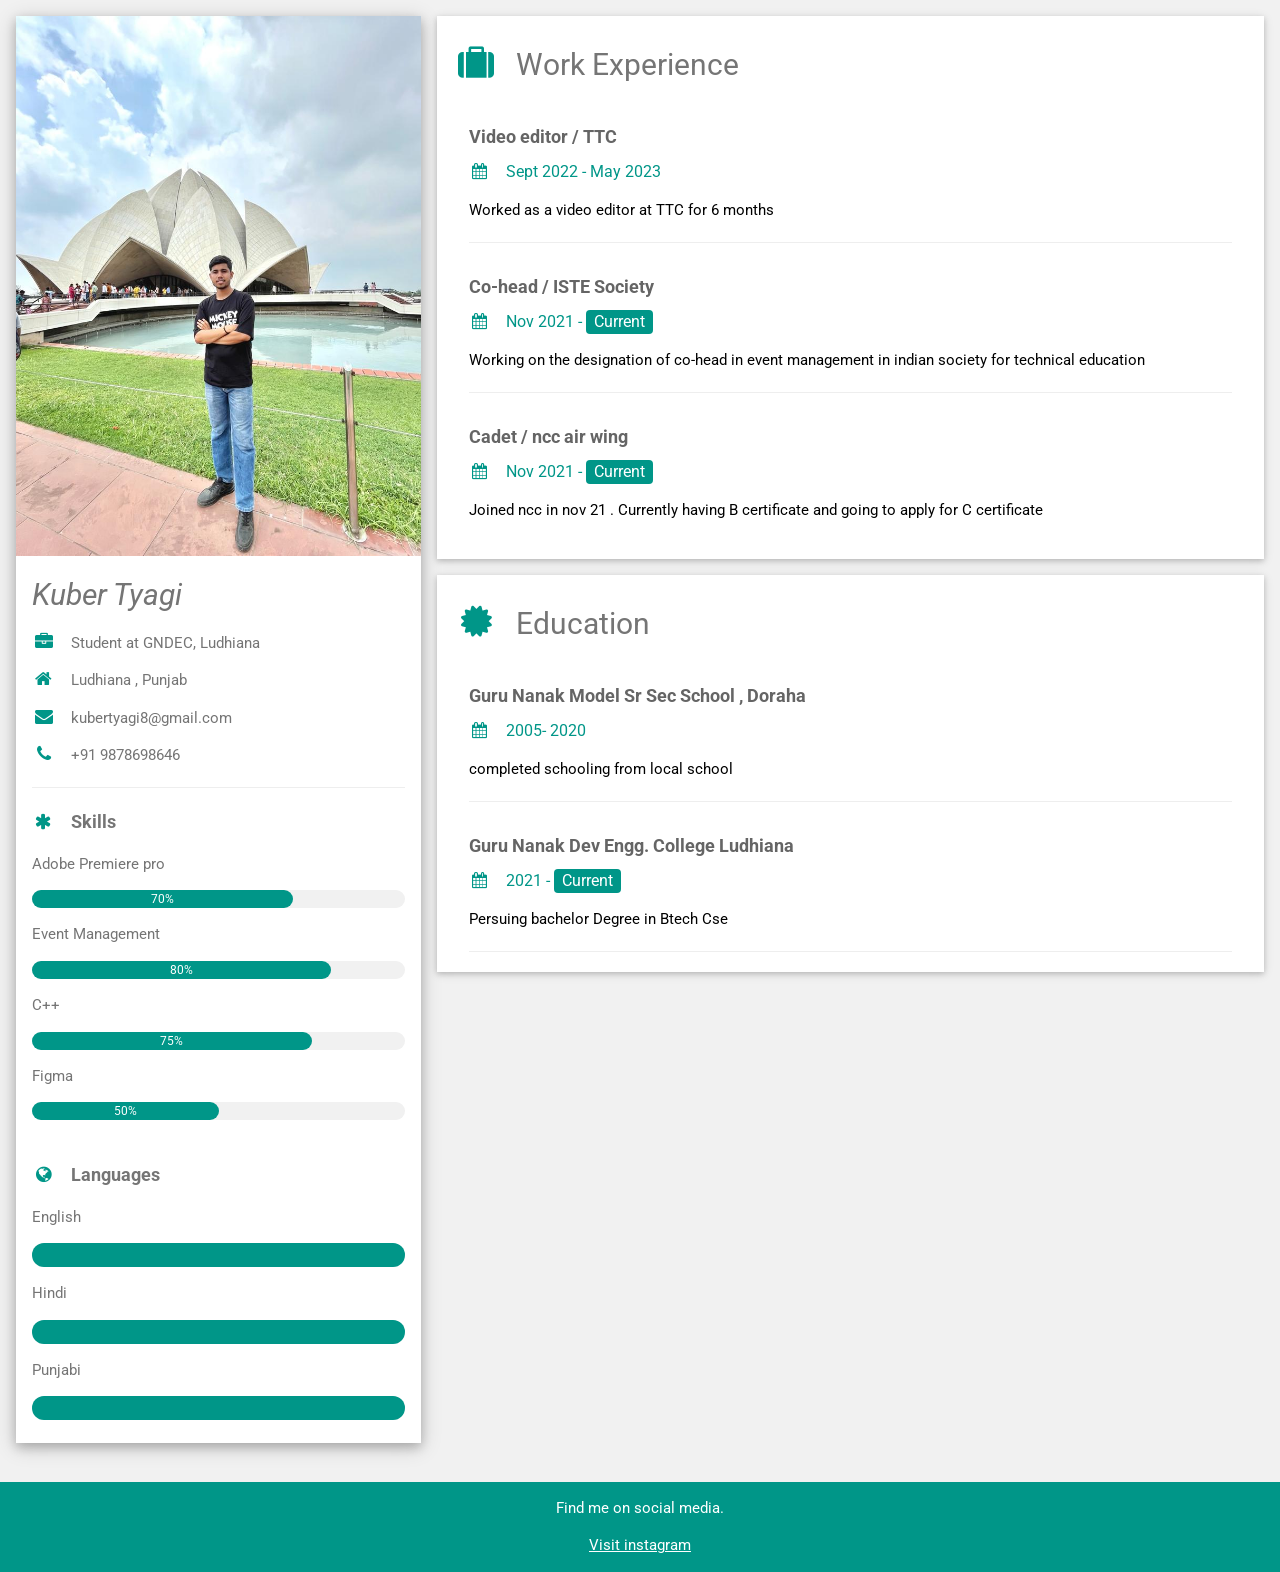
<file: kuber/index.html>
<!DOCTYPE html>
<html>
<head>
<title>KUBER TYAGI RESUME </title>
<meta charset="UTF-8">
<meta name="viewport" content="width=device-width, initial-scale=1">
<link rel="stylesheet" href="https://www.w3schools.com/w3css/4/w3.css">
<link rel='stylesheet' href='https://fonts.googleapis.com/css?family=Roboto'>
<link rel="stylesheet" href="https://cdnjs.cloudflare.com/ajax/libs/font-awesome/4.7.0/css/font-awesome.min.css">
<style>
html,body,h1,h2,h3,h4,h5,h6 {font-family: "Roboto", sans-serif}
</style>
</head>
<body class="w3-light-grey">

<!-- Page Container -->
<div class="w3-content w3-margin-top" style="max-width:1400px;">

  <!-- The Grid -->
  <div class="w3-row-padding">
  
    <!-- Left Column -->
    <div class="w3-third">
    
      <div class="w3-white w3-text-grey w3-card-4">
        <div class="w3-display-container">
          <img src="pic2.jpg" style="width:100%" alt="Avatar">
          <!-- <div class="w3-display-bottomleft w3-container w3-text-white">
            <h2>Kuber Tyagi </h2>
          </div> -->
          
        </div>

        <div class="w3-container"> 
          <p><i class=""><h2>Kuber Tyagi</h2></i>
          <p><i class="fa fa-briefcase fa-fw w3-margin-right w3-large w3-text-teal"></i>Student at GNDEC, Ludhiana </p>
          <p><i class="fa fa-home fa-fw w3-margin-right w3-large w3-text-teal"></i>Ludhiana , Punjab</p>
          <p><i class="fa fa-envelope fa-fw w3-margin-right w3-large w3-text-teal"></i>kubertyagi8@gmail.com</p>
          <p><i class="fa fa-phone fa-fw w3-margin-right w3-large w3-text-teal"></i>+91 9878698646</p>
          <hr>

          <p class="w3-large"><b><i class="fa fa-asterisk fa-fw w3-margin-right w3-text-teal"></i>Skills</b></p>
          <p>Adobe Premiere pro </p>
          <div class="w3-light-grey w3-round-xlarge w3-small">
            <div class="w3-container w3-center w3-round-xlarge w3-teal" style="width:70%">70%</div>
          </div>
          <p>Event Management</p>
          <div class="w3-light-grey w3-round-xlarge w3-small">
            <div class="w3-container w3-center w3-round-xlarge w3-teal" style="width:80%">
              <div class="w3-center w3-text-white">80%</div>
            </div>
          </div>
          <p>C++</p>
          <div class="w3-light-grey w3-round-xlarge w3-small">
            <div class="w3-container w3-center w3-round-xlarge w3-teal" style="width:75%">75%</div>
          </div>
          <p>Figma </p>
          <div class="w3-light-grey w3-round-xlarge w3-small">
            <div class="w3-container w3-center w3-round-xlarge w3-teal" style="width:50%">50%</div>
          </div>
          <br>

          <p class="w3-large w3-text-theme"><b><i class="fa fa-globe fa-fw w3-margin-right w3-text-teal"></i>Languages</b></p>
          <p>English</p>
          <div class="w3-light-grey w3-round-xlarge">
            <div class="w3-round-xlarge w3-teal" style="height:24px;width:100%"></div>
          </div>
          <p>Hindi</p>
          <div class="w3-light-grey w3-round-xlarge">
            <div class="w3-round-xlarge w3-teal" style="height:24px;width:100%"></div>
          </div>
          <p>Punjabi </p>
          <div class="w3-light-grey w3-round-xlarge">
            <div class="w3-round-xlarge w3-teal" style="height:24px;width:100"></div>
          </div>
          <br>
        </div>
      </div><br>

    <!-- End Left Column -->
    </div>

    <!-- Right Column -->
    <div class="w3-twothird">
    
      <div class="w3-container w3-card w3-white w3-margin-bottom">
        <h2 class="w3-text-grey w3-padding-16"><i class="fa fa-suitcase fa-fw w3-margin-right w3-xxlarge w3-text-teal"></i>Work Experience</h2>
        <div class="w3-container">
          <h5 class="w3-opacity"><b>Video editor / TTC </b></h5>
          <h6 class="w3-text-teal"><i class="fa fa-calendar fa-fw w3-margin-right"></i>Sept 2022 - May 2023 </h6>
          <p>Worked as a video editor at TTC for 6 months </p>
          <hr>
        </div>
        <div class="w3-container">
          <h5 class="w3-opacity"><b>Co-head / ISTE Society </b></h5>
          <h6 class="w3-text-teal"><i class="fa fa-calendar fa-fw w3-margin-right"></i>Nov 2021 - <span class="w3-tag w3-teal w3-round">Current</span></h6>
          <p>Working on the designation of co-head in event management in indian society for technical education </p>
          <hr>
        </div>
        <div class="w3-container">
          <h5 class="w3-opacity"><b>Cadet / ncc air wing </b></h5>
          <h6 class="w3-text-teal"><i class="fa fa-calendar fa-fw w3-margin-right"></i>Nov 2021 - <span class="w3-tag w3-teal w3-round">Current</span></h6>
          <p>Joined ncc in nov 21 . Currently having B certificate and going to apply for C certificate </p><br>
        </div>
      </div>

      <div class="w3-container w3-card w3-white">
        <h2 class="w3-text-grey w3-padding-16"><i class="fa fa-certificate fa-fw w3-margin-right w3-xxlarge w3-text-teal"></i>Education</h2>
        <div class="w3-container">
          <h5 class="w3-opacity"><b>Guru Nanak Model Sr Sec School , Doraha </b></h5>
          <h6 class="w3-text-teal"><i class="fa fa-calendar fa-fw w3-margin-right"></i>2005- 2020 </h6>
          <p>completed schooling from local school </p>
          <hr>
        </div>
        <div class="w3-container">
          <h5 class="w3-opacity"><b>Guru Nanak Dev Engg. College Ludhiana </b></h5>
          <h6 class="w3-text-teal"><i class="fa fa-calendar fa-fw w3-margin-right"></i>2021 - <span class="w3-tag w3-teal w3-round">Current</span> </h6>
          <p>Persuing bachelor Degree in Btech Cse </p>
          <hr>
        </div>
        
      </div>

    <!-- End Right Column -->
    </div>
    
  <!-- End Grid -->
  </div>
  
  <!-- End Page Container -->
</div>

<footer class="w3-container w3-teal w3-center w3-margin-top">
  <p>Find me on social media.</p>

  <p><a href="https://instagram.com/ujvl_tyagi?igshid=OGQ5ZDc2ODk2ZA==" target="_blank">Visit instagram </a></p>
 
</footer>

</body>
</html>
</file>
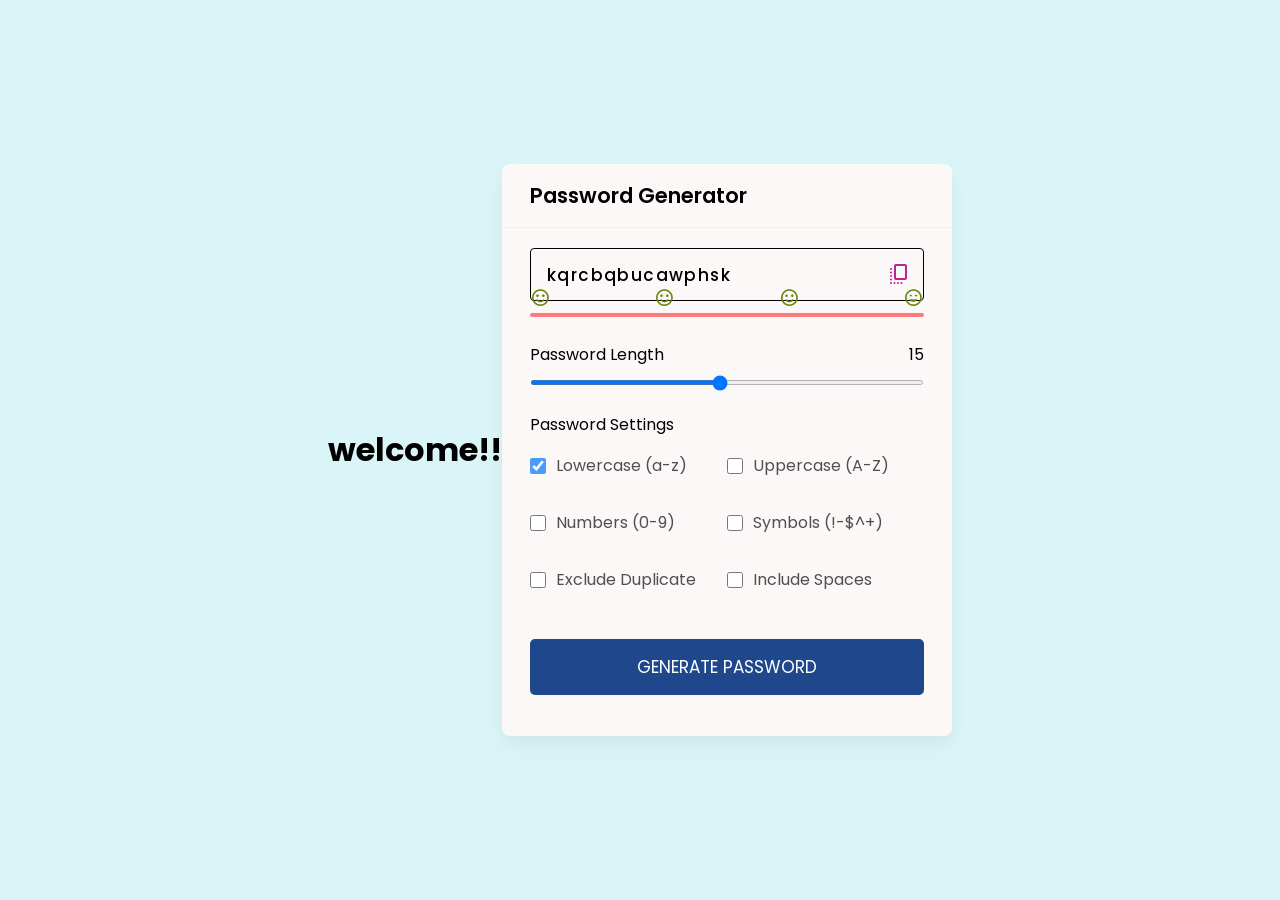
<file: gundeep/Random Password Generator JavaScript/index.html>
<!DOCTYPE html>
<!-- Coding By CodingNepal - youtube.com/codingnepal -->
<html lang="en" dir="ltr">

<head>
  <meta charset="utf-8">
  <center>
    <h1>welcome!! </h1>
  </center>
  <br>
  <title>Password Generator JavaScript | CodingNepal</title>
  <link rel="stylesheet" href="style.css">
  <meta name="viewport" content="width=device-width, initial-scale=1.0">
  <!-- Google Icon Link for Icons -->
  <link rel="stylesheet" href="https://fonts.googleapis.com/css2?family=Material+Symbols+Rounded:opsz,wght,FILL,GRAD@20..48,100..700,0..1,-50..200">
  <script src="script.js" defer></script>
</head>

<body>
  <div class="container">
    <h2>Password Generator</h2>
    <div class="wrapper">
      <div class="input-box">
        <input type="text" disabled>
        <span class="material-symbols-rounded">copy_all</span>
        <span class="material-symbols-rounded hidden">check</span>
      </div>
      <div class="pass-indicator">
        <div class="strength-icons">
          <span class="material-symbols-rounded">sentiment_very_dissatisfied</span>
          <span class="material-symbols-rounded">sentiment_dissatisfied</span>
          <span class="material-symbols-rounded">sentiment_satisfied</span>
          <span class="material-symbols-rounded">sentiment_very_satisfied</span>
        </div>
      </div>
      <div class="pass-length">
        <div class="details">
          <label class="title">Password Length</label>
          <span></span>
        </div>
        <input type="range" min="1" max="30" value="15" step="1">
      </div>
      <div class="pass-settings">
        <label class="title">Password Settings</label>
        <ul class="options">
          <li class="option">
            <input type="checkbox" id="lowercase" checked>
            <label for="lowercase">Lowercase (a-z)</label>
          </li>
          <li class="option">
            <input type="checkbox" id="uppercase">
            <label for="uppercase">Uppercase (A-Z)</label>
          </li>
          <li class="option">
            <input type="checkbox" id="numbers">
            <label for="numbers">Numbers (0-9)</label>
          </li>
          <li class="option">
            <input type="checkbox" id="symbols">
            <label for="symbols">Symbols (!-$^+)</label>
          </li>
          <li class="option">
            <input type="checkbox" id="exc-duplicate">
            <label for="exc-duplicate">Exclude Duplicate</label>
          </li>
          <li class="option">
            <input type="checkbox" id="spaces">
            <label for="spaces">Include Spaces</label>
          </li>
        </ul>
      </div>
      <button class="generate-btn">Generate Password</button>
      <button class="save-btn hidden">Save Password</button>
    </div>
  </div>

</body>

</html>
</file>
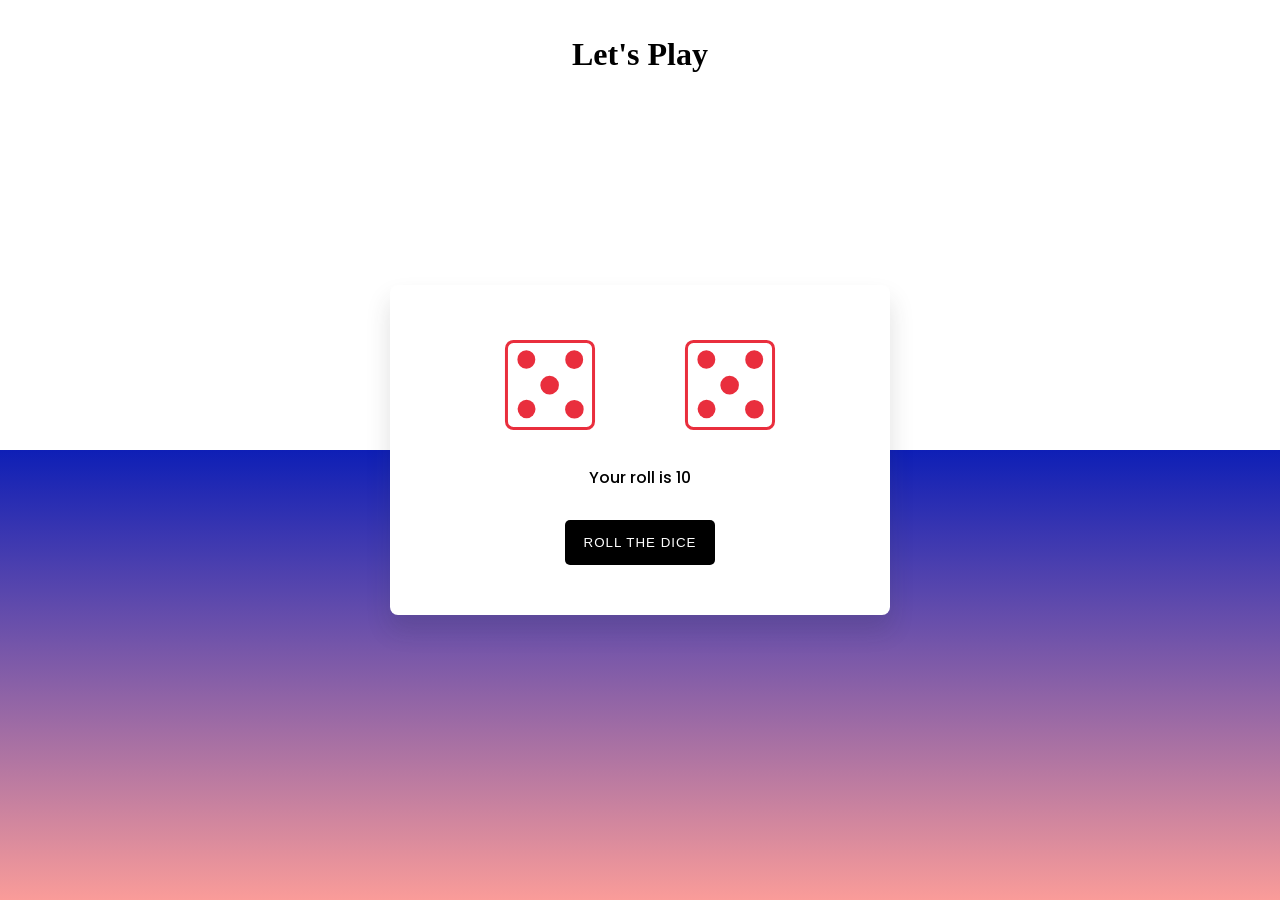
<file: Sukhman gill/ Dice/index.html>
<!DOCTYPE html>
<html lang="en">
<head>
    <meta name="viewport" content="width=device-width, initial-scale=1.0">
    <title>Roll The Dice</title>
    <!-- Google Font -->
    <link href="https://fonts.googleapis.com/css2?family=Poppins:wght@500&display=swap" rel="stylesheet">
    <!-- Stylesheet -->
    <link rel="stylesheet" href="style.css">
</head>
<body>
    <br>
    <br>
    <center><h1>Let's Play</h1></center>
    <div class="container">
        <div class="dice-wrapper">
            <img id="die-1">
            <img id="die-2">
        </div>
        <p id="total"></p>
        <button onclick="roll()">ROLL THE DICE</button>
    </div>
    <!-- Script -->
    <script src="script.js"></script>
</body>
</html>
</file>
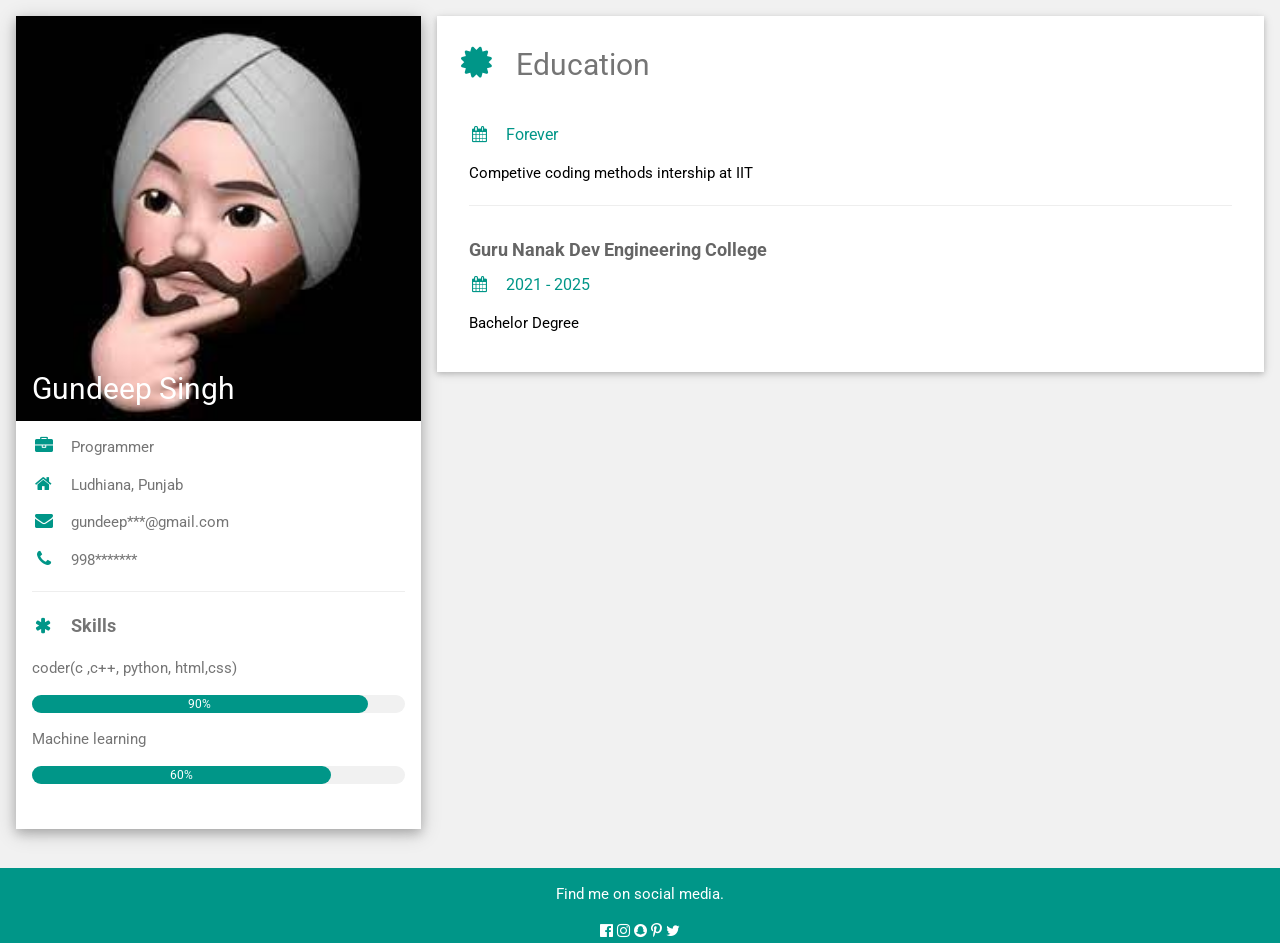
<file: gundeep/gundeep's_resume.html>
<!DOCTYPE html>
<html>
<title>Resume</title>
<meta charset="UTF-8">
<meta name="viewport" content="width=device-width, initial-scale=1">
<link rel="stylesheet" href="https://www.w3schools.com/w3css/4/w3.css">
<link rel='stylesheet' href='https://fonts.googleapis.com/css?family=Roboto'>
<link rel="stylesheet" href="https://cdnjs.cloudflare.com/ajax/libs/font-awesome/4.7.0/css/font-awesome.min.css">
<style>
html,body,h1,h2,h3,h4,h5,h6 {font-family: "Roboto", sans-serif}
</style>
<body class="w3-light-grey">

<!-- Page Container -->
<div class="w3-content w3-margin-top" style="max-width:1400px;">

  <!-- The Grid -->
  <div class="w3-row-padding">
  
    <!-- Left Column -->
    <div class="w3-third">
    
      <div class="w3-white w3-text-grey w3-card-4">
        <div class="w3-display-container">
          <img src="[data-uri]" style="width:100%" alt="Avatar">
          <div class="w3-display-bottomleft w3-container w3-text-white">
            <h2>Gundeep Singh</h2>
          </div>
        </div>
        <div class="w3-container">
          <p><i class="fa fa-briefcase fa-fw w3-margin-right w3-large w3-text-teal"></i>Programmer</p>
          <p><i class="fa fa-home fa-fw w3-margin-right w3-large w3-text-teal"></i>Ludhiana, Punjab</p>
          <p><i class="fa fa-envelope fa-fw w3-margin-right w3-large w3-text-teal"></i>gundeep***@gmail.com</p>
          <p><i class="fa fa-phone fa-fw w3-margin-right w3-large w3-text-teal"></i>998*******</p>
          <hr>

          <p class="w3-large"><b><i class="fa fa-asterisk fa-fw w3-margin-right w3-text-teal"></i>Skills</b></p>
          <p>coder(c ,c++, python, html,css)</p>
          <div class="w3-light-grey w3-round-xlarge w3-small">
            <div class="w3-container w3-center w3-round-xlarge w3-teal" style="width:90%">90%</div>
          </div>
          <p>Machine learning</p>
          <div class="w3-light-grey w3-round-xlarge w3-small">
            <div class="w3-container w3-center w3-round-xlarge w3-teal" style="width:80%">
              <div class="w3-center w3-text-white">60%</div>
            </div>
          </div>
          <br>

          
          <br>
        </div>
      </div><br>

    <!-- End Left Column -->
    </div>

    <!-- Right Column -->
    <div class="w3-twothird">
    
     

      <div class="w3-container w3-card w3-white">
        <h2 class="w3-text-grey w3-padding-16"><i class="fa fa-certificate fa-fw w3-margin-right w3-xxlarge w3-text-teal"></i>Education</h2>
        <div class="w3-container">
          
          <h6 class="w3-text-teal"><i class="fa fa-calendar fa-fw w3-margin-right"></i>Forever</h6>
          <p>Competive coding methods intership at IIT</p>
          <hr>
        </div>
        
        <div class="w3-container">
          <h5 class="w3-opacity"><b>Guru Nanak Dev Engineering College</b></h5>
          <h6 class="w3-text-teal"><i class="fa fa-calendar fa-fw w3-margin-right"></i>2021 - 2025</h6>
          <p>Bachelor Degree</p><br>
        </div>
      </div>

    <!-- End Right Column -->
    </div>
    
  <!-- End Grid -->
  </div>
  
  <!-- End Page Container -->
</div>

<footer class="w3-container w3-teal w3-center w3-margin-top">
  <p>Find me on social media.</p>
  <i class="fa fa-facebook-official w3-hover-opacity"></i>
  <i class="fa fa-instagram w3-hover-opacity"></i>
  <i class="fa fa-snapchat w3-hover-opacity"></i>
  <i class="fa fa-pinterest-p w3-hover-opacity"></i>
  <i class="fa fa-twitter w3-hover-opacity"></i>
  
</footer>

</body>
</html>
</file>
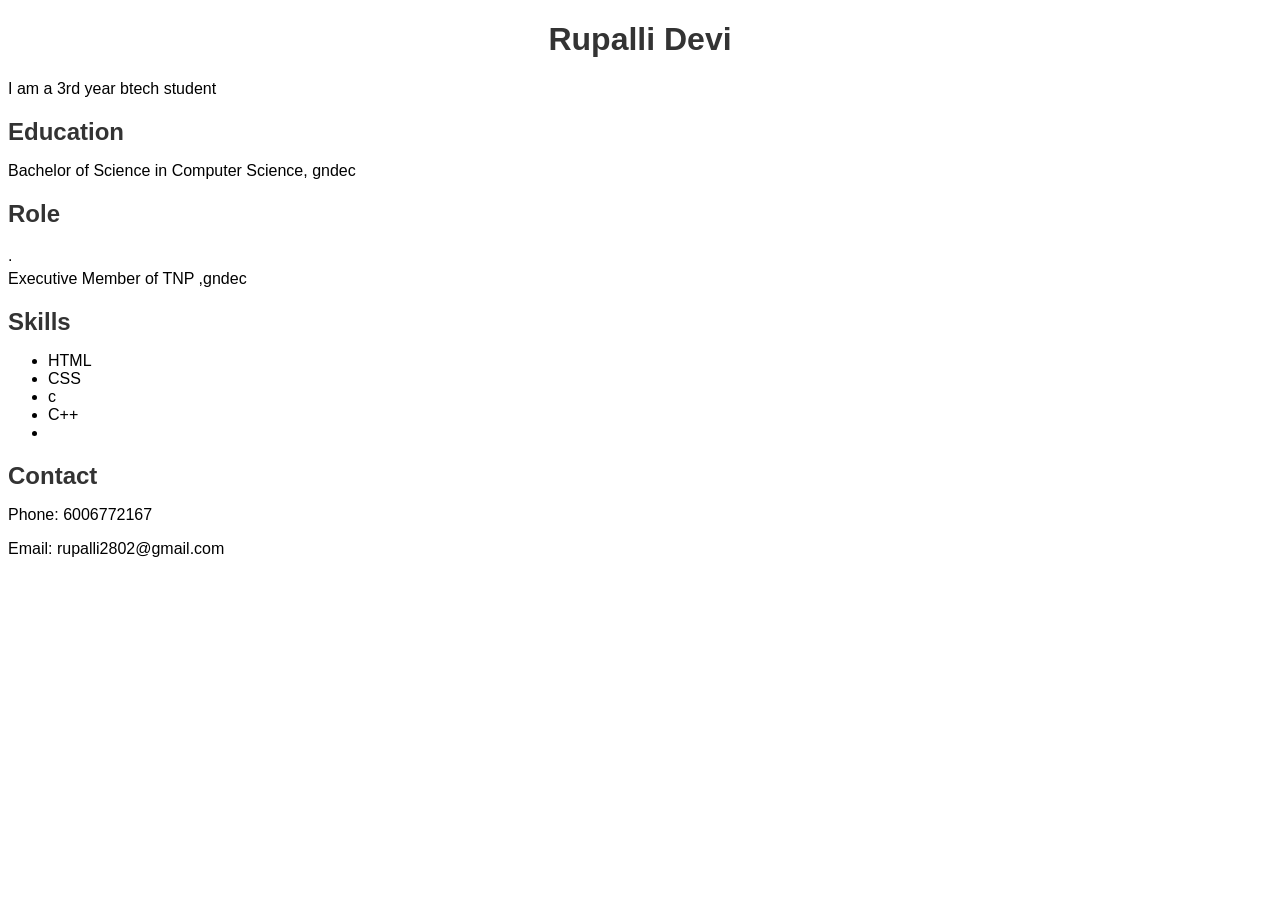
<file: Rupalli/task day 3.html>
<!DOCTYPE html>
<html>
<head>
  <title>Resume</title>
  <style>
    body {
      font-family: Arial, sans-serif;
    }
    
    h1 {
      color: #333333;
      text-align: center;
    }
    
    h2 {
      color: #333333;
    }
    
    .section {
      margin-bottom: 20px;
    }
    
    .section-header {
      font-weight: bold;
      margin-bottom: 10px;
    }
    
    .section-content {
      margin-bottom: 5px;
    }
  </style>
</head>
<body>
  <h1>Rupalli Devi</h1>
  
  <div class="section">
    <h2 class="section-header"></h2>
    <p class="section-content"> I am a 3rd year btech student</
  
  <div class="section">
    <h2 class="section-header">Education</h2>
    <p class="section-content">Bachelor of Science in Computer Science, gndec </p>
  </div>
  
  <div class="section">
    <h2 class="section-header">Role</h2>
    <h3 class="section-content"></h3>
    <p class="section-content">.</p>
     Executive Member of  TNP ,gndec
    <h3 class="section-content"></h3>
    
  </div>
  
  <div class="section">
    <h2 class="section-header">Skills</h2>
    <ul class="section-content">
      <li>HTML</li>
      <li>CSS</li>
      <li>c</li>
      <li>C++</li>
      <li></li>
    </ul>
  </div>
  
  <div class="section">
    <h2 class="section-header">Contact</h2>
    <p class="section-content">Phone: 6006772167</p>
    <p class="section-content">Email: rupalli2802@gmail.com</p>
  </div>
</body>
</html>
</file>
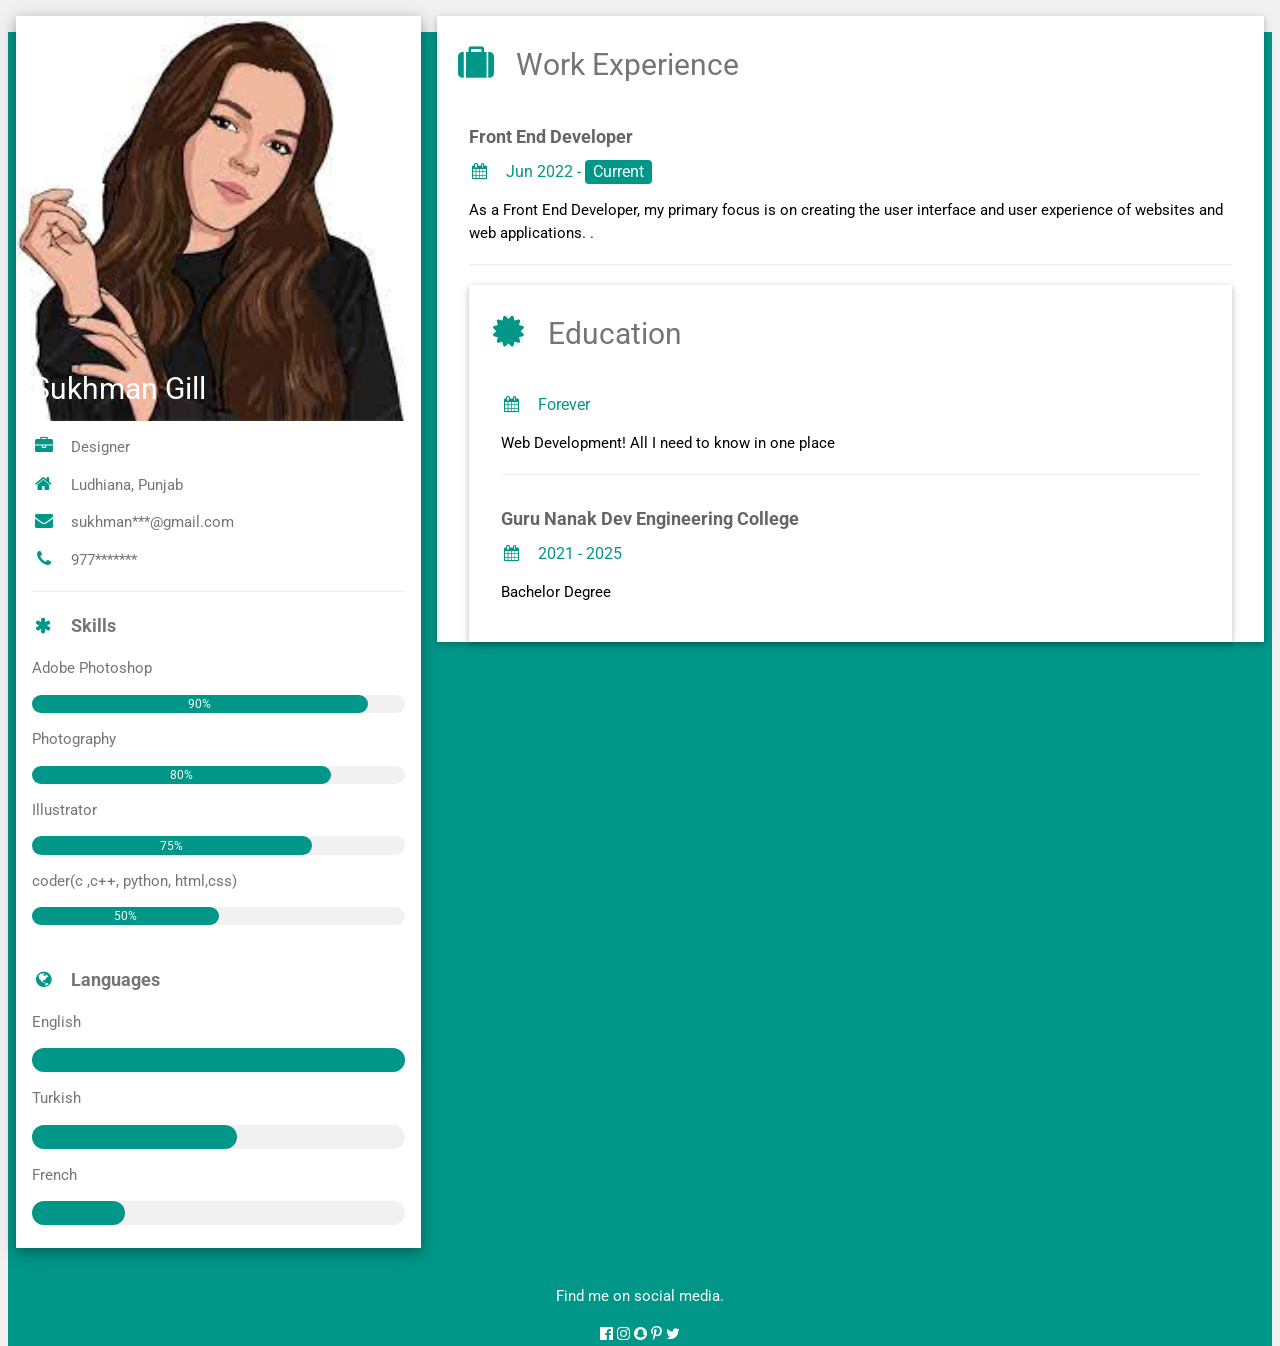
<file: Sukhman gill/sukhman's resume.html>
<!DOCTYPE html>
<html>
<title>Resume</title>
<meta charset="UTF-8">
<meta name="viewport" content="width=device-width, initial-scale=1">
<link rel="stylesheet" href="https://www.w3schools.com/w3css/4/w3.css">
<link rel='stylesheet' href='https://fonts.googleapis.com/css?family=Roboto'>
<link rel="stylesheet" href="https://cdnjs.cloudflare.com/ajax/libs/font-awesome/4.7.0/css/font-awesome.min.css">
<style>
html,body,h1,h2,h3,h4,h5,h6 {font-family: "Roboto", sans-serif}
</style>
<body class="w3-light-grey">

<!-- Page Container -->
<div class="w3-content w3-margin-top" style="max-width:1400px;">

  <!-- The Grid -->
  <div class="w3-row-padding">
  
    <!-- Left Column -->
    <div class="w3-third">
    
      <div class="w3-white w3-text-grey w3-card-4">
        <div class="w3-display-container">
          <img src="[data-uri]" style="width:100%" alt="Avatar">
          <div class="w3-display-bottomleft w3-container w3-text-white">
            <h2>Sukhman Gill</h2>
          </div>
        </div>
        <div class="w3-container">
          <p><i class="fa fa-briefcase fa-fw w3-margin-right w3-large w3-text-teal"></i>Designer</p>
          <p><i class="fa fa-home fa-fw w3-margin-right w3-large w3-text-teal"></i>Ludhiana, Punjab</p>
          <p><i class="fa fa-envelope fa-fw w3-margin-right w3-large w3-text-teal"></i>sukhman***@gmail.com</p>
          <p><i class="fa fa-phone fa-fw w3-margin-right w3-large w3-text-teal"></i>977*******</p>
          <hr>

          <p class="w3-large"><b><i class="fa fa-asterisk fa-fw w3-margin-right w3-text-teal"></i>Skills</b></p>
          <p>Adobe Photoshop</p>
          <div class="w3-light-grey w3-round-xlarge w3-small">
            <div class="w3-container w3-center w3-round-xlarge w3-teal" style="width:90%">90%</div>
          </div>
          <p>Photography</p>
          <div class="w3-light-grey w3-round-xlarge w3-small">
            <div class="w3-container w3-center w3-round-xlarge w3-teal" style="width:80%">
              <div class="w3-center w3-text-white">80%</div>
            </div>
          </div>
          <p>Illustrator</p>
          <div class="w3-light-grey w3-round-xlarge w3-small">
            <div class="w3-container w3-center w3-round-xlarge w3-teal" style="width:75%">75%</div>
          </div>
          <p>coder(c ,c++, python, html,css)</p>
          <div class="w3-light-grey w3-round-xlarge w3-small">
            <div class="w3-container w3-center w3-round-xlarge w3-teal" style="width:50%">50%</div>
          </div>
          <br>

          <p class="w3-large w3-text-theme"><b><i class="fa fa-globe fa-fw w3-margin-right w3-text-teal"></i>Languages</b></p>
          <p>English</p>
          <div class="w3-light-grey w3-round-xlarge">
            <div class="w3-round-xlarge w3-teal" style="height:24px;width:100%"></div>
          </div>
          <p>Turkish</p>
          <div class="w3-light-grey w3-round-xlarge">
            <div class="w3-round-xlarge w3-teal" style="height:24px;width:55%"></div>
          </div>
          <p>French</p>
          <div class="w3-light-grey w3-round-xlarge">
            <div class="w3-round-xlarge w3-teal" style="height:24px;width:25%"></div>
          </div>
          <br>
        </div>
      </div><br>

    <!-- End Left Column -->
    </div>

    <!-- Right Column -->
    <div class="w3-twothird">
    
      <div class="w3-container w3-card w3-white w3-margin-bottom">
        <h2 class="w3-text-grey w3-padding-16"><i class="fa fa-suitcase fa-fw w3-margin-right w3-xxlarge w3-text-teal"></i>Work Experience</h2>
        <div class="w3-container">
          <h5 class="w3-opacity"><b>Front End Developer</b></h5>
          <h6 class="w3-text-teal"><i class="fa fa-calendar fa-fw w3-margin-right"></i>Jun 2022 - <span class="w3-tag w3-teal w3-round">Current</span></h6>
          <p>As a Front End Developer, my primary focus is on creating the user interface and user experience of websites and web applications. .</p>
          <hr>
      <div class="w3-container w3-card w3-white">
        <h2 class="w3-text-grey w3-padding-16"><i class="fa fa-certificate fa-fw w3-margin-right w3-xxlarge w3-text-teal"></i>Education</h2>
        <div class="w3-container">
          
          <h6 class="w3-text-teal"><i class="fa fa-calendar fa-fw w3-margin-right"></i>Forever</h6>
          <p>Web Development! All I need to know in one place</p>
          <hr>
        </div>
        <div class="w3-container">
          <h5 class="w3-opacity"><b>Guru Nanak Dev Engineering College</b></h5>
          <h6 class="w3-text-teal"><i class="fa fa-calendar fa-fw w3-margin-right"></i>2021 - 2025</h6>
          <p>Bachelor Degree</p><br>
        </div>
      </div>

    <!-- End Right Column -->
    </div>
    
  <!-- End Grid -->
  </div>
  
  <!-- End Page Container -->
</div>

<footer class="w3-container w3-teal w3-center w3-margin-top">
  <p>Find me on social media.</p>
  <i class="fa fa-facebook-official w3-hover-opacity"></i>
  <i class="fa fa-instagram w3-hover-opacity"></i>
  <i class="fa fa-snapchat w3-hover-opacity"></i>
  <i class="fa fa-pinterest-p w3-hover-opacity"></i>
  <i class="fa fa-twitter w3-hover-opacity"></i>
  
</footer>

</body>
</html>
</file>
<file: gundeep/Random Password Generator JavaScript/style.css>
@import url('https://fonts.googleapis.com/css2?family=Poppins:wght@400;500;600&display=swap');

* {
  margin: 0;
  padding: 0;
  box-sizing: border-box;
  font-family: 'Poppins', sans-serif;
}

body {
  display: flex;
  align-items: center;
  justify-content: center;
  min-height: 100vh;
  background: #d9f5f7;
}

.container {
  width: 450px;
  background: #fcf8f8;
  border-radius: 8px;
  box-shadow: 0 10px 20px rgba(0, 0, 0, 0.05);
}

.container h2 {
  font-weight: 600;
  font-size: 1.31rem;
  padding: 1rem 1.75rem;
  border-bottom: 1px solid #d6fafd;
  transition: background-color 0.3s ease;
}

.container h2:hover {
  background-color: #97c6f6;
}


.wrapper {
  margin: 1.25rem 1.75rem;
}

.wrapper .input-box {
  position: relative;
}

.input-box input {
  width: 100%;
  height: 53px;
  color: #000000;
  background: none;
  font-size: 1.06rem;
  font-weight: 500;
  border-radius: 4px;
  letter-spacing: 1.4px;
  border: 1px solid #000000;
  padding: 0 2.85rem 0 1rem;
}

.input-box span {
  position: absolute;
  right: 13px;
  cursor: pointer;
  line-height: 53px;
  color: #bb2493;
}

.input-box span:hover {
  color: #000000!important;
}

.input-box span.hidden {
  display: none;
}

.wrapper .pass-indicator {
  width: 100%;
  height: 4px;
  position: relative;
  background: #ff7b7b;
  margin-top: 0.75rem;
  border-radius: 25px;
}

.pass-indicator .strength-icons {
  display: flex;
  justify-content: space-between;
  position: absolute;
  top: -25px;
  width: 100%;
}

.pass-indicator .strength-icons span {
  font-size: 1.3rem;
  color: #65850c;
}

.pass-indicator#weak::before {
  width: 20%;
  background: #c75454;
}

.pass-indicator#medium::before {
  width: 50%;
  background: #1a891c;
}

.pass-indicator#strong::before {
  width: 100%;
  background: #99aecf;
}

.wrapper .pass-length {
  margin: 1.56rem 0 1.25rem;
}

.pass-length .details {
  display: flex;
  justify-content: space-between;
}

.pass-length input {
  width: 100%;
  height: 5px;
}

.pass-settings .options {
  display: flex;
  list-style: none;
  flex-wrap: wrap;
  margin-top: 1rem;
}

.pass-settings .options .option {
  display: flex;
  align-items: center;
  margin-bottom: 2rem;
  width: calc(100% / 2);
}

.options .option:first-child {
  pointer-events: none;
}

.options .option:first-child input {
  opacity: 0.7;
}

.options .option input {
  height: 16px;
  width: 16px;
  cursor: pointer;
}

.options .option label {
  cursor: pointer;
  color: #4f4f4f;
  padding-left: 0.63rem;
}

.options .option:hover {
  background-color: #fcf8f8;
}

.options .option:hover input {
  opacity: 1;
}

.options .option:hover label {
  color: #000000;
}


.wrapper .generate-btn {
  width: 100%;
  color: #fff;
  border: none;
  outline: none;
  cursor: pointer;
  background: #1e488b;
  font-size: 1.06rem;
  padding: 0.94rem 0;
  border-radius: 5px;
  text-transform: uppercase;
  margin: 0.94rem 0 1.3rem;
  /* Default state styles */

  transition: background-color 0.3s ease;
}

.wrapper .generate-btn:hover {
  background-color: #0c67d9;
  /* Hover state styles */
}


.wrapper .save-btn {
  width: 100%;
  color: #fff;
  border: none;
  outline: none;
  cursor: pointer;
  background: #21a728;
  font-size: 1.06rem;
  padding: 0.94rem 0;
  border-radius: 5px;
  text-transform: uppercase;
  margin: 0.94rem 0 1.3rem;
}

.save-btn.hidden {
  display: none;
}
</file>
<file: Sukhman gill/ Dice/style.css>
* {
    padding: 0;
    margin: 0;
    box-sizing: border-box;
}

body {
    height: 100vh;
    background: linear-gradient(#0e1fb6, #fa9c99) 0 100% no-repeat;
    background-size: 100% 50%;
}

.container {
    width: 500px;
    padding: 50px;
    position: absolute;
    transform: translate(-50%, -50%);
    top: 50%;
    left: 50%;
    background-color: #ffffff;
    box-shadow: 0 15px 25px rgba(50, 50, 50, 0.15);
    border-radius: 8px;
    display: flex;
    flex-direction: column;
    align-items: center;
    font-family: "Poppins", sans-serif;
}

.dice-wrapper {
    width: 90%;
    display: flex;
    justify-content: space-around;
}

p {
    font-size: 16px;
    margin: 30px 0;
    font-weight: 500;
}

button {
    background-color: #000000;
    border: none;
    outline: none;
    color: #ffffff;
    padding: 15px 0;
    width: 150px;
    letter-spacing: 1px;
    border-radius: 5px;
    cursor: pointer;
    transition: background-color 0.3s;
}

button:hover {
    background-color: #bdb4b4;
}

.shake {
    animation: shake-rotate 0.5s infinite;
}

@keyframes shake-rotate {
    0% {
        transform: rotate(0deg);
    }
    25% {
        transform: rotate(90deg);
    }
    50% {
        transform: rotate(180deg);
    }
    75% {
        transform: rotate(270deg);
    }
    100% {
        transform: rotate(360deg);
    }
}
</file>
